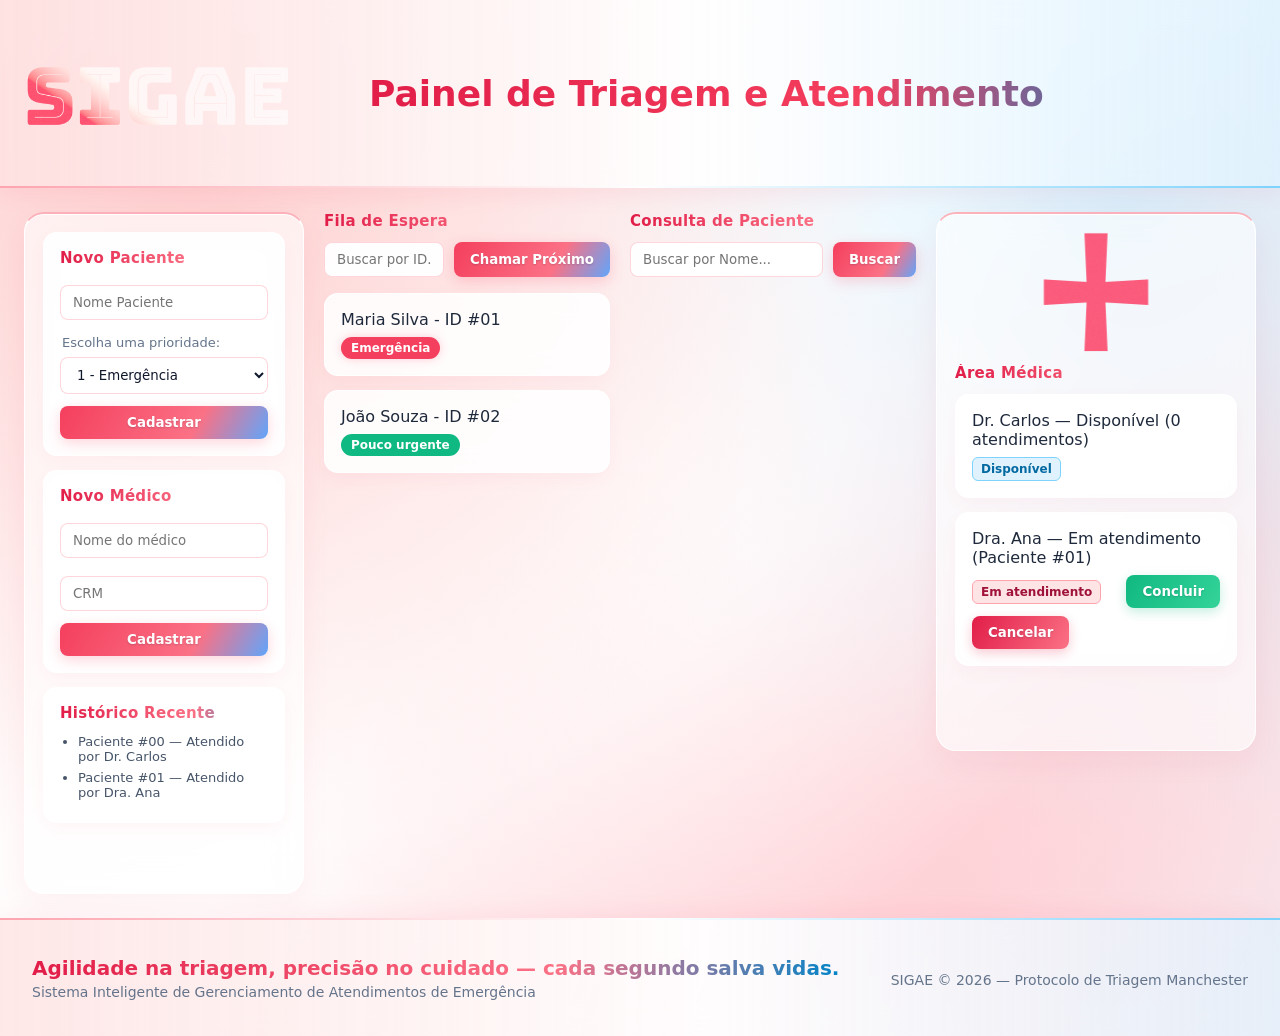
<file: atendimento/templates/atendimento/test.html>
<!DOCTYPE html>
<html lang="pt-br">

<head>
    <meta charset="UTF-8">
    <meta name="viewport" content="width=device-width, initial-scale=1.0">
    <title>SIGAE</title>
    <style>
        * {
            box-sizing: border-box;
            margin: 0;
            padding: 0;
            font-family: 'Segoe UI', system-ui, sans-serif;
        }

        body {
            min-height: 100vh;
            display: flex;
            flex-direction: column;
            background-color: #ffffff;
            background-image:
                radial-gradient(circle at 15% 15%, rgba(254, 202, 202, 0.85), transparent 50%),
                radial-gradient(circle at 50% 45%, rgba(255, 255, 255, 0.95), transparent 58%),
                radial-gradient(circle at 88% 20%, rgba(186, 230, 253, 0.55), transparent 45%),
                radial-gradient(circle at 75% 88%, rgba(254, 205, 211, 0.78), transparent 52%),
                linear-gradient(135deg, #fff1f2 0%, #ffffff 48%, #ffe4e6 78%, #f0f9ff 100%);
            color: #1e293b;
        }

        .container {
            flex: 1;
        }

        .topo {
            background: linear-gradient(90deg, rgba(254, 226, 226, 0.82) 0%, rgba(255, 255, 255, 0.92) 55%, rgba(224, 242, 254, 0.72) 100%);
            backdrop-filter: blur(14px);
            -webkit-backdrop-filter: blur(14px);
            border-bottom: 2px solid transparent;
            border-image: linear-gradient(90deg, #fda4af, #ffffff, #7dd3fc) 1;
            padding: 18px 24px;
            display: flex;
            align-items: center;
            gap: 16px;
            box-shadow: 0 4px 24px rgba(225, 29, 72, 0.08);
        }

        .topo .logo {
            height: 150px;
            width: auto;
            object-fit: contain;
        }

        .topo .mensagem {
            margin: 0 auto;
            padding-right: 150px;
            background: linear-gradient(90deg, #e11d48 0%, #f43f5e 60%, #0284c7 100%);
            -webkit-background-clip: text;
            -webkit-text-fill-color: transparent;
            font-size: 36px;
        }

        .painel-grid {
            display: grid;
            grid-template-columns: 280px 1fr 1fr 320px;
            gap: 20px;
            padding: 24px;
            align-items: start;
        }

        aside {
            background: rgba(255, 255, 255, 0.62);
            backdrop-filter: blur(16px);
            -webkit-backdrop-filter: blur(16px);
            border: 1px solid rgba(255, 255, 255, 0.92);
            border-top: 2px solid rgba(253, 164, 175, 0.85);
            padding: 18px;
            border-radius: 20px;
            box-shadow: 0 10px 30px rgba(225, 29, 72, 0.06), inset 0 1px 0 #ffffff;
            padding-bottom: 70px;
        }

        aside>.card:last-child {
            margin-bottom: 0;
        }

        .coluna-direita .cruz {
            height: 120px;
            width: auto;
            object-fit: contain;
            display: block;
            margin: 0 auto 12px auto;
        }

        .card,
        .card-paciente,
        .card-medico {
            background: rgba(255, 255, 255, 0.86);
            backdrop-filter: blur(12px);
            -webkit-backdrop-filter: blur(12px);
            border: 1px solid rgba(255, 255, 255, 0.96);
            padding: 16px;
            border-radius: 14px;
            box-shadow: 0 6px 18px rgba(225, 29, 72, 0.04);
            margin-bottom: 14px;
        }

        .card h3,
        .coluna-centro h3,
        .coluna-centro-direita h3,
        .coluna-direita h2 {
            font-size: 15px;
            font-weight: 700;
            letter-spacing: 0.3px;
            background: linear-gradient(90deg, #e11d48 0%, #fb7185 65%, #0284c7 100%);
            -webkit-background-clip: text;
            -webkit-text-fill-color: transparent;
            margin-bottom: 12px;
        }

        .card-paciente,
        .card-medico {
            display: flex;
            justify-content: space-between;
            align-items: center;
            flex-wrap: wrap;
            gap: 8px;
        }

        label {
            font-size: 13px;
            color: #64748b;
            margin-left: 2px;
        }

        input,
        select {
            width: 100%;
            padding: 9px 12px;
            margin: 6px 0 12px 0;
            border: 1px solid rgba(253, 164, 175, 0.45);
            border-radius: 8px;
            background: rgba(255, 255, 255, 0.95);
            color: #0f172a;
            outline: none;
            transition: all 0.2s ease;
        }

        input:focus,
        select:focus {
            border-color: #fb7185;
            box-shadow: 0 0 12px rgba(251, 113, 133, 0.22);
        }

        .barra-acoes {
            display: flex;
            gap: 10px;
            margin-bottom: 16px;
        }

        .barra-acoes input {
            margin: 0;
            flex: 1;
        }

        button {
            background: linear-gradient(120deg, #f43f5e 0%, #fb7185 65%, #60a5fa 100%);
            color: #ffffff;
            text-shadow: 0 1px 2px rgba(15, 23, 42, 0.18);
            border: none;
            padding: 9px 16px;
            border-radius: 8px;
            font-weight: 600;
            cursor: pointer;
            box-shadow: 0 4px 14px rgba(244, 63, 94, 0.22);
            transition: all 0.2s ease;
        }

        button:hover {
            filter: brightness(1.05);
            transform: translateY(-1px);
        }

        button:active {
            transform: translateY(0);
        }

        .card button {
            width: 100%;
        }

        .btn-concluir {
            background: linear-gradient(120deg, #10b981 0%, #34d399 100%);
            box-shadow: 0 4px 12px rgba(16, 185, 129, 0.24);
        }

        .btn-cancelar {
            background: linear-gradient(120deg, #e11d48 0%, #fb7185 100%);
            box-shadow: 0 4px 12px rgba(225, 29, 72, 0.24);
        }

        .card ul {
            padding-left: 18px;
            font-size: 13px;
            color: #475569;
        }

        .card li {
            margin-bottom: 6px;
        }

        .badge {
            padding: 4px 10px;
            border-radius: 20px;
            font-size: 12px;
            font-weight: 600;
            color: #ffffff;
        }

        .badge-1 {
            background: #f43f5e;
            box-shadow: 0 0 10px rgba(244, 63, 94, 0.25);
        }

        .badge-2 {
            background: #fb923c;
        }

        .badge-3 {
            background: #eab308;
        }

        .badge-4 {
            background: #10b981;
        }

        .badge-5 {
            background: #38bdf8;
        }

        .status-disponivel {
            background: #e0f2fe;
            color: #0369a1;
            border: 1px solid #7dd3fc;
            padding: 4px 8px;
            border-radius: 6px;
            font-size: 12px;
            font-weight: 600;
        }

        .status-ocupado {
            background: #ffe4e6;
            color: #9f1239;
            border: 1px solid #fda4af;
            padding: 4px 8px;
            border-radius: 6px;
            font-size: 12px;
            font-weight: 600;
        }

        .bottom {
            background: linear-gradient(90deg, rgba(254, 226, 226, 0.82) 0%, rgba(255, 255, 255, 0.92) 55%, rgba(224, 242, 254, 0.72) 100%);
            backdrop-filter: blur(14px);
            -webkit-backdrop-filter: blur(14px);
            border-top: 2px solid transparent;
            border-image: linear-gradient(90deg, #fda4af, #ffffff, #7dd3fc) 1;
            padding: 36px 32px;
            display: flex;
            justify-content: space-between;
            align-items: center;
            flex-wrap: wrap;
            gap: 16px;
            box-shadow: 0 -4px 24px rgba(225, 29, 72, 0.06);
        }

        .bottom .parcerias h3 {
            font-size: 20px;
            font-weight: 700;
            background: linear-gradient(90deg, #e11d48 0%, #fb7185 65%, #0284c7 100%);
            -webkit-background-clip: text;
            -webkit-text-fill-color: transparent;
        }

        .bottom .parcerias p,
        .bottom .rodape-info {
            font-size: 14px;
            color: #64748b;
            margin-top: 4px;
        }
    </style>
</head>

<body>
    <header class="topo">
        <img src="/atendimento/static/atendimento/SIGAE.png" alt="Logo SIGAE" class="logo">
        <h1 class="mensagem">Painel de Triagem e Atendimento</h1>
    </header>

    <main class="container">
        <div class="painel-grid">
            <aside class="coluna-esquerda">
                <div class="card">
                    <h3>Novo Paciente</h3>
                    <form method="POST">
                        <input type="text" placeholder="Nome Paciente">
                        <label for="select-prioridade">Escolha uma prioridade:</label>
                        <select name="prioridades" id="select-prioridades">
                            <option value="1">1 - Emergência</option>
                            <option value="2">2 - Muito urgente</option>
                            <option value="3">3 - Urgente</option>
                            <option value="4">4 - Pouco urgente</option>
                            <option value="5">5 - Não urgente</option>
                        </select>
                        <button type="submit">Cadastrar</button>
                    </form>
                </div>
                <div class="card">
                    <h3>Novo Médico</h3>
                    <form method="POST">
                        <input type="text" placeholder="Nome do médico">
                        <input type="text" placeholder="CRM">
                        <button type="submit">Cadastrar</button>
                    </form>
                </div>
                <div class="card">
                    <h3>Histórico Recente</h3>
                    <ul>
                        <li>Paciente #00 — Atendido por Dr. Carlos</li>
                        <li>Paciente #01 — Atendido por Dra. Ana</li>
                    </ul>
                </div>
            </aside>
            <section class="coluna-centro">
                <h3>Fila de Espera</h3>
                <div class="barra-acoes">
                    <input type="text" placeholder="Buscar por ID...">
                    <button class="btn-primario">Chamar Próximo</button>
                </div>
                <div class="card-paciente">Maria Silva - ID #01
                    <span class="badge badge-1">Emergência</span>
                </div>
                <div class="card-paciente">João Souza - ID #02
                    <span class="badge badge-4">Pouco urgente</span>
                </div>
            </section>
            <section class="coluna-centro-direita">
                <h3>Consulta de Paciente</h3>
                <div class="barra-acoes">
                    <input type="text" placeholder="Buscar por Nome...">
                    <button class="btn-primario">Buscar</button>
                </div>
            </section>
            <aside class="coluna-direita">
                <img src="/atendimento/static/atendimento/CRUZ.png" alt="Cruz" class="cruz">
                <h2>Área Médica</h2>
                <div class="card-medico">Dr. Carlos — Disponível (0 atendimentos)
                    <span class="status-disponivel">Disponível</span>
                </div>
                <div class="card-medico">Dra. Ana — Em atendimento (Paciente #01)
                    <span class="status-ocupado">Em atendimento</span>
                    <button class="btn-concluir">Concluir</button>
                    <button class="btn-cancelar">Cancelar</button>
                </div>
            </aside>
        </div>
    </main>

    <footer class="bottom">
        <div class="parcerias">
            <h3>Agilidade na triagem, precisão no cuidado — cada segundo salva vidas.</h3>
            <p>Sistema Inteligente de Gerenciamento de Atendimentos de Emergência</p>
        </div>
        <span class="rodape-info">SIGAE © 2026 — Protocolo de Triagem Manchester</span>
    </footer>
</body>

</html>
</file>
